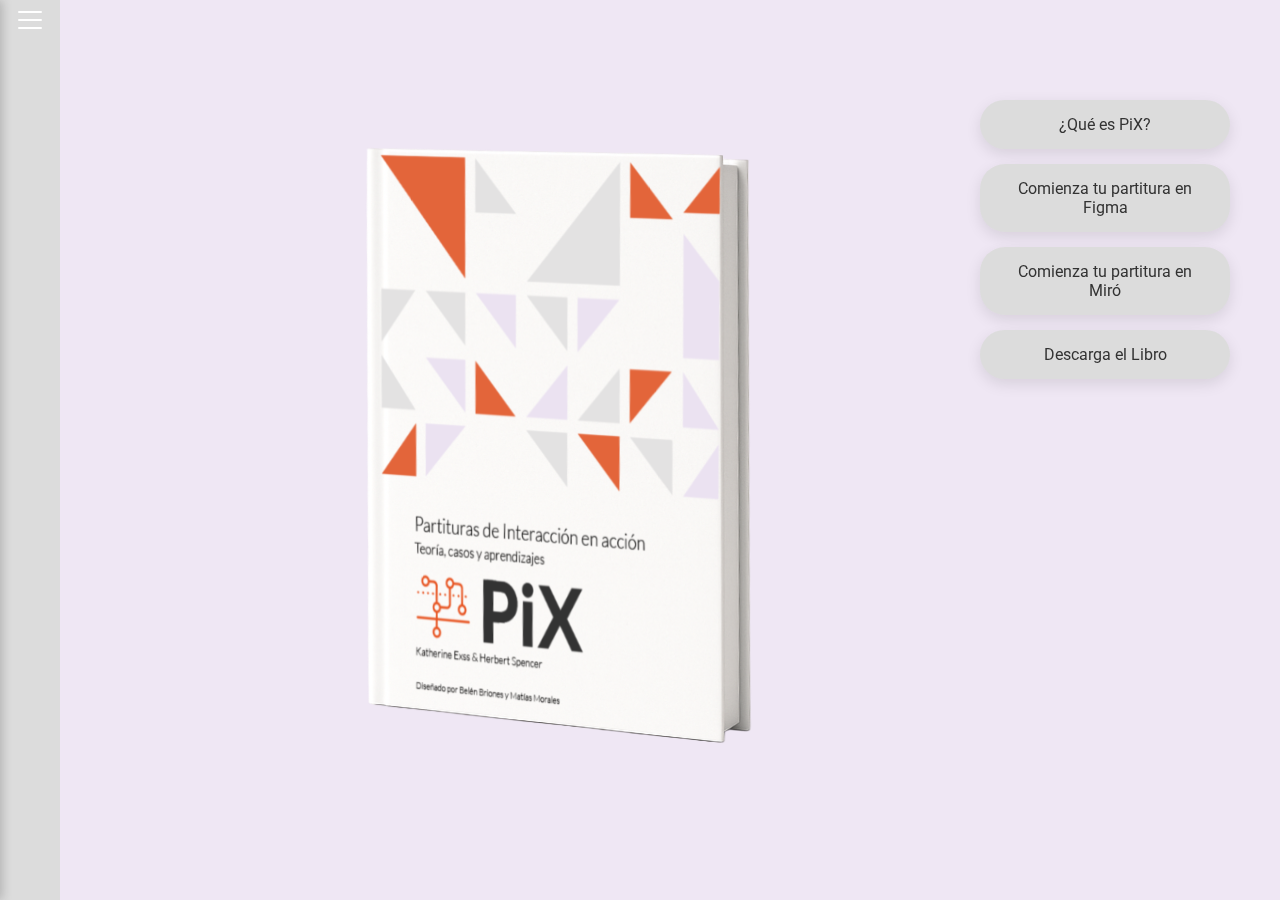
<file: index.html>
<!DOCTYPE html>
<html lang="es">
<head>
    <meta charset="UTF-8">
    <meta name="viewport" content="width=device-width, initial-scale=1.0">
    <title>Partituras de Interacción PiX</title>
    
    <link rel="stylesheet" href="style.css">
    <link href="https://fonts.googleapis.com/css2?family=Roboto:wght@400;700&display=swap" rel="stylesheet">
    <link href="https://fonts.googleapis.com/css2?family=Crimson+Pro:ital,wght@0,400;0,600;1,400&display=swap" rel="stylesheet">
</head>
<body>
    <div class="screen-content"> 
        
        <header class="main-header">
            <div class="menu-icon" id="menuIcon">
                <span></span>
                <span></span>
                <span></span>
            </div>
            <div class="header-logo"></div>
        </header>

        <nav class="sidebar-nav" id="sidebarNav">
            <div class="sidebar-logo">
                <a href="index.html">
                <img src="logopix.png" alt="PiX Logo" class="pix-logo-sidebar">
                </a>
            </div>
            <ul>
                <li><a href="prologo.html">Prólogo</a></li>
                <li><a href="intro.html">Introducción</a></li>
                <li><a href="teoria.html">Teoría</a></li>
                <li><a href="acerca.html">Acerca del Libro</a></li>
                
                <li class="has-submenu">
    
    <a href="casos.html" class="nav-link-pure">
        Casos de uso
    </a>
    
    <span class="submenu-toggle-arrow" id="casosToggleIcon" data-target="casos-submenu">
        <svg viewBox="0 0 24 24" fill="none" stroke="currentColor" stroke-width="2.5" stroke-linecap="round" stroke-linejoin="round" style="width: 12px; height: 12px; display: block;">
            <polyline points="6 9 12 15 18 9"></polyline>
        </svg>
    </span>
    
    <ul class="submenu" id="casos-submenu">
        <li><a href="casos_cuadernos.html">Codiseño de experiencias formativas en escuelas públicas</a></li>
        <li><a href="casos_uxdi.html">Visualización colaborativa de interacciones en un marketplace solidario</a></li>
        <li><a href="casos_cepal.html">Diseño de flujos digitales accesibles para una política de cuidado</a></li>
        <li><a href="casos_saldo.html">Representación integrada de flujos de servicio en procesos públicos complejos</a></li>
        <li><a href="casos_memento.html">Interacciones con realidad aumentada para la estimulación cognitiva</a></li>
        <li><a href="casos_mvp.html">Planificación y alineación técnica para el diseño de un MVP en fintech</a></li>
        <li><a href="casos_delivery.html">Análisis sistémico de plataformas de delivery y su impacto urbano</a></li>
    </ul>
</li>
                <li><a href="bibliografia.html">Bibliografía</a></li>
            </ul>
        </nav>

       <main class="main-content">
    <div class="book-container">
        <img src="libro_PiX.png" alt="Imagen Central PiX" class="imagen-central">
    </div>

    <aside class="sidebar-buttons">
        <a href="https://alikathe.com/2024/09/17/partituras-de-interaccion-pix-definiciones-publicaciones-y-otros-recursos/" target="_blank" class="action-button">
            ¿Qué es PiX?
        </a>

        <a href="https://www.figma.com/board/OTdOzuX7quqntmkANBimYr/PiX-%7C-Partituras-de-Interacci%C3%B3n--Community-?node-id=0-1&p=f&t=VEAYRvGAyFR34Q7U-0" target="_blank" class="action-button">
            Comienza tu partitura en Figma
        </a>

        <a href="https://miro.com/templates/pix-collab/" target="_blank" class="action-button">
            Comienza tu partitura en Miró
        </a>

        <a href="" target="_blank" class="action-button">
            Descarga el Libro
        </a>
    </aside>
</main>
    </div>
    
    <script src="script.js"></script>
</body>
</html>
</file>
<file: style.css>
/* =========================================
   VARIABLES
   ========================================= */
:root {
    --laptop-frame-color: #333;
    
    /* DEFINICIÓN DE COLORES BASE */
    --gray-bg-color: #dcdcdc; /* Gris para barra y botones */
    --lila-bg-color: #efe7f4; /* Lila muy sutil para el fondo de página */
    --content-col-bg:#f8f8f8; /* Gris claro para el fondo del texto */
    --visual-col-bg: #ffffff; /* Blanco para el fondo de la imagen */
    
    --sidebar-width: 250px;
    --book-shadow-color: rgba(0, 0, 0, 0.2);
    
    --header-height: 40px; 
    --header-bg-color: #E3653B; 
    --header-text-color: #fff;
    --page-text-color: #333;
    
    /* ASIGNACIONES FINALES */
    --sidebar-bg-color: var(--gray-bg-color); 
    --button-bg-color: var(--gray-bg-color); 
    --page-bg-color: var(--lila-bg-color); 
}

/* Importar fuentes */
@import url('https://fonts.googleapis.com/css2?family=Crimson+Pro:ital,wght@0,400;0,600;1,400&family=Roboto:wght@400;700&display=swap');


/* =========================================
   BASE & FULL SCREEN SETUP
   ========================================= */
body {
    margin: 0;
    font-family: 'Roboto', sans-serif;
    min-height: 100vh;
    width: 100vw;
    background-color: var(--page-bg-color); 
    
    overflow-y: auto;
    overflow-x: hidden; 
}

.laptop-frame {
    width: 100vw;
    height: 100vh;
    padding: 0;
    margin: 0;
    box-shadow: none;
    background-color: transparent;
    display: block; 
}

.screen-content {
    background-color: var(--page-bg-color); 
    width: 100vw; 
    height: 100vh; 
    border-radius: 0; 
    position: relative;
    overflow-x: hidden;
    overflow-y: hidden !important; 
}

/* BARRA GRIS LATERAL IZQUIERDA (index.html) */
.screen-content::before {
    content: '';
    position: absolute;
    top: 0;
    left: 0;
    height: 100%;
    width: 60px; 
    background-color: var(--gray-bg-color); 
    z-index: 10; 
}


/* =========================================
   HEADER
   ========================================= */
.main-header {
    width: 100%;
    height: var(--header-height);
    padding: 0 20px; 
    box-sizing: border-box;
    display: flex;
    justify-content: space-between;
    align-items: center;
    position: absolute;
    top: 0;
    left: 0;
    z-index: 100; 
    background-color: transparent; 
    color: #333; 
    transition: background-color 0.3s ease, color 0.3s ease;
}

/* ========================================= */
/* ESTILO DEFINITIVO DEL ÍCONO DE HAMBURGUESA */
/* ========================================= */

/* ========================================= */
/* ESTILO DEFINITIVO DEL ÍCONO DE HAMBURGUESA */
/* ========================================= */

.menu-icon {
    width: 24px;
    height: 18px; /* Mantendremos esta altura */
    cursor: pointer;
    
    position: absolute; 
    left: 18px; /* Mantendremos tu valor de left */
    z-index: 130;
    
    display: block; 
    padding: 0;
    margin: 0;
    
    /* 💥 SOLUCIÓN DE ACELERACIÓN: Fuerza el correcto renderizado de píxeles */
    transform: translateZ(0); 
}

/* 2. BARRAS DEL ÍCONO */
.menu-icon span {
    display: block;
    width: 100%;
    height: 2px;
    background-color: var(--header-text-color); 
    border-radius: 1px;
    
    /* Posicionamiento absoluto y transiciones */
    position: absolute; 
    left: 0;
    transition: all 0.3s ease-in-out;
}

/* 3. POSICIONAMIENTO CON PRECISIÓN DE PÍXELES ENTEROS */

/* Barra Superior (1/3): Empieza en 0 */
/* Barra Superior (1/3) */
.menu-icon span:nth-child(1) {
    top: 0; 
}

/* 💥 Barra Central (2/3): Posición exacta a 8px del tope */
.menu-icon span:nth-child(2) {
    /* (18px de altura - 6px de líneas) / 2 = 6px de espacio. 
       Línea superior (2px) + Espacio superior (6px) = 8px. */
    top: 8px; 
    transform: none;
}

/* Barra Inferior (3/3) */
.menu-icon span:nth-child(3) {
    /* 18px (altura total) - 2px (grosor de línea) = 16px. */
    top: 16px; 
    transform: none;
}

/* === Estilo específico para header naranja (Asegura el color blanco) === */
.interior-page-content .main-header .menu-icon span {
    background-color: var(--header-text-color); 
}

.header-logo {
    font-size: 1.1em;
    font-weight: 700;
}

.header-logo .header-link {
    font-family: 'Crimson Pro', serif;
    font-weight: 400;
    font-size: 1.25rem;
    color: var(--header-text-color);
    text-decoration: none;
}

/* === HEADER ESPECÍFICO PARA PÁGINAS INTERIORES === */

.interior-page-content .main-header {
    background-color: var(--header-bg-color); 
    color: var(--header-text-color); 
    justify-content: flex-start; 
}

.interior-page-content .main-header .menu-icon {
    position: absolute; 
    left: 20px;
    margin-left: 0;
}

.interior-page-content .main-header .menu-icon span {
    background-color: var(--header-text-color) !important; 
}

.interior-page-content .main-header .header-logo {
    margin-left: auto; 
    margin-right: 20px;
}


/* =========================================
   SIDEBAR (Menú Desplegable) - SCROLL SUTIL
   ========================================= */
.sidebar-nav {
    position: absolute;
    top: 0;
    left: 0;
    width: var(--sidebar-width);
    height: 100vh;
    background-color: var(--sidebar-bg-color); 
    box-shadow: 2px 0 10px rgba(0, 0, 0, 0.2);
    z-index: 110; 
    padding-top: var(--header-height); 
    box-sizing: border-box;
    
    overflow-y: auto; 
    overflow-x: hidden;
    scrollbar-width: none; 
    -ms-overflow-style: none;  
    
    transform: translateX(calc(-1 * var(--sidebar-width)));
    transition: transform 0.3s ease-out;
}

/* Webkit (Chrome, Safari) */
.sidebar-nav::-webkit-scrollbar {
    width: 0;
    height: 0;
}

.sidebar-nav.active {
    transform: translateX(0);
}

.sidebar-logo {
    text-align: center;
    margin-top: 20px;
    margin-bottom: 30px;
}

.pix-logo-sidebar {
    height: 50px;
    width: auto;
}

.sidebar-nav ul {
    list-style: none;
    padding: 0;
    margin: 0;
}


/* === ESTILO DE ENLACES PRINCIPALES DEL MENÚ === */
.sidebar-nav ul li a {
    font-family: 'Crimson Pro', serif;
    font-weight: 400; 
    font-size: 1.25rem; 
    color: #333; 
    
    display: block;
    padding: 35px 55px; 
    text-decoration: none;
    transition: background-color 0.2s ease, color 0.2s ease;
}

.sidebar-nav ul li a:hover {
   
    color: #555; 
}

/* =========================================
   ESTILOS SUBMENÚ (CASOS DE USO)
   ========================================= */

.submenu {
    list-style: none;
    padding: 0;
    margin: 0;
    
    max-height: 0; 
    overflow: hidden;
    transition: max-height 0.3s ease-out;
}

.submenu.active {
    max-height: 800px; 
}

.submenu li {
    /* 💥 ELIMINAMOS LA VIÑETA NATIVA */
    list-style: none; 
    
    /* Restauramos una posición de lista básica para el contenido */
    margin-left: 20px; /* Base de alineación */
    padding-left: 0;
    
    /* Mantienes los ajustes de compactación vertical */
    margin-top: -38px; 
    margin-bottom: -38px; 
    line-height: 1.0;
}

/* CREACIÓN DE LA VIÑETA (Punto Negro) */
.submenu li::before {
    content: '•'; /* El carácter de viñeta */
    color: #333; /* Color negro del texto */
    
    /* 💥 POSICIONAMIENTO ABSOLUTO PARA MOVERLA */
    position: absolute; 
    
    /* Mueve la viñeta hacia la derecha (hacia el texto) */
    left: 40px; /* AJUSTA ESTE VALOR (10px). Cuanto MAYOR, más a la derecha. */
    
    /* Alineación vertical con el texto */
    top: 50%;
    transform: translateY(-50%);
    
    /* Aseguramos que el contenedor sea el punto de referencia */
    /* Nota: Esto requiere que .submenu li tenga position: relative; */
}

/* 3. Asegurar la Posición de Referencia y el Texto */
.submenu li {
    /* DEBE TENER ESTO PARA QUE ::before funcione */
    position: relative; 
    margin-left: 1px; /* Reducimos este valor para acercar el inicio del listado */
    padding-left: 0;
    
}

.submenu a {
    font-family: 'Crimson Pro', serif;
    font-weight: 400;
    font-style: italic;
    
    font-size: 0.875rem !important; 
    
    color: #333 !important; 
    
    padding: 0 30px 0 30px; 
    line-height: 1.1; 
    /* Para que el texto se mantenga alineado verticalmente */
    text-align: left;
    display: block;
    
}

.submenu a:hover {
  
    color: #555 !important; 
}


/* =========================================
   CONTENIDO PORTADA (index.html)
   ========================================= */
.main-content {
    flex-grow: 1;
    display: flex;
    justify-content: center;
    align-items: center;
    padding: 20px; 
    position: relative;
    height: 100%;
}

/* Botones laterales */
.sidebar-buttons {
    position: absolute;
    right: 50px; 
    top: 100px;
    display: flex;
    flex-direction: column;
    gap: 20px;
    z-index: 2; 
}

.action-button {
    background-color: var(--button-bg-color);
    color: #333;
    border: none;
    border-radius: 25px;
    padding: 15px 25px;
    font-size: 1em;
    cursor: pointer;
    box-shadow: 0 5px 15px rgba(0, 0, 0, 0.1);
    transition: all 0.3s ease;
    width: 200px; 
    text-align: center;
    text-decoration: none; 
}

.action-button:hover {
    transform: translateY(-3px);
    box-shadow: 0 8px 20px rgba(0, 0, 0, 0.15);
}

/* Libro 3D */
.book-container {
    position: absolute;
    left: 50%;
    top: 50%;
    background-color: transparent;
    transform: translate(-50%, -50%) rotateY(20deg) rotateX(5deg);
    perspective: 1000px;
    transition: all 0.3s ease; 
}

.book-cover {
    width: 250px;
    height: auto;
    box-shadow: 10px 10px 30px var(--book-shadow-color);
    display: block;
}

/* =========================================
   ESTILOS ESPECÍFICOS PARA PÁGINAS INTERIORES
   ========================================= */

/* SOLUCIÓN: OCULTAR BARRA GRIS EN PÁGINAS INTERIORES */
.interior-page-content::before {
    content: '';
    width: 0 !important; 
}

.main-content.page-layout .sidebar-buttons,
.main-content.page-layout .book-container {
    display: none !important; 
}

.main-content.page-layout {
    display: flex;
    justify-content: space-between;
    align-items: stretch;
    padding: 0; 
    background-color: var(--visual-col-bg); 
    margin-top: var(--header-height);
    height: calc(100vh - var(--header-height)); 
    width: 100%; 
    margin-left: 0; 
    flex-direction: row-reverse;
}

.scrollable-content {
    width: 50%;
    height: 100%; 
    
    /* MARGEN PARA TEXTO: 90px superior, 40px inferior, 20px derecho, 50px izquierdo */
    padding: 90px 20px 350px 50px; /* Reducimos el padding-bottom para que el h2 sea visible */
    padding-bottom: 80px;
    background-color: var(--content-col-bg); 
    position: relative;
    overflow-y: scroll; 
    overflow-x: hidden;
    color: var(--page-text-color);
    text-align: left;
    scrollbar-width: none; 
    -ms-overflow-style: none;
}

.scrollable-content::-webkit-scrollbar {
    width: 0;
    height: 0;
}

.fixed-visual {
    width: 50%;
    height: 100%; 
    background-image: url('pattern-background.png');
    background-color: var(--visual-col-bg); 
    background-size: cover;
    background-position: center center;
    position: relative;
}

/* Sangría del primer párrafo */
.page-text-wrapper {
    text-indent: 2em; 
}

/* Margen derecho del texto y espaciado de título */
.page-text-wrapper {
    max-width: 100%; 
    margin: 0; 
}

/* TÍTULO H1: CORREGIDO EL MARGEN LATERAL */
.page-text-wrapper h1 {
    font-family: 'Crimson Pro', serif;
    font-weight: 600;
    font-size: 2.25rem; 
    color: var(--header-bg-color); 
    margin-top: 0;
    margin-bottom: 70px; 
    text-align: left;
    margin-left: 50px; /*corrección CLAVE: Elimina el margin-left de 50px */
    text-indent: 0 !important;
}

/* ESTILO DEL SUBTÍTULO (h2): CORREGIDO EL MARGEN LATERAL Y VISIBILIDAD */
.page-text-wrapper h2.subtitle {
    font-family: 'Crimson Pro', serif;
    font-weight: 600; 
    font-size: 1.5rem; /* 24px */
    color: var(--page-text-color, #333); 
    text-indent: 0 !important;
    /* SOLUCIÓN VISIBILIDAD: Reducimos el margin-top para que aparezca inmediatamente */
    margin-top: 40px; 
    margin-bottom: 40px; 
    margin-right: 70px;
    text-align: left;
    margin-left: 50px; /* CORRECCIÓN CLAVE: Elimina el margin-left de 50px */
}

.page-text-wrapper p {
    font-family: 'Crimson Pro', serif;
    font-weight: 400;
    font-size: 1.1rem;
    color: var(--page-text-color, #333); 
    line-height: 1.6;
    margin-bottom: 35px;
    
    /* 🔥 LÍNEA CLAVE A AGREGAR para aplicar la sangría a TODOS los párrafos */
    text-indent: 2em; 
    
    margin-right: 70px; 
    margin-left: 50px;
}


/* FORZAR MARGEN INFERIOR GRANDE AL ÚLTIMO PÁRRAFO VISIBLE */
.page-text-wrapper p:last-child {
    /* Mantenemos esta regla para el margen entre el penúltimo y el último párrafo */
    margin-bottom: 35px;
}

/* NUEVA REGLA: Forzar un espacio en blanco grande después del último contenido */
.page-text-wrapper .final-spacer {
    height: 100px; /* Altura de margen */
    margin-top: 50px; /* Espacio extra sobre el margen */
    padding-bottom: 50px; /* Espacio adicional, si es necesario */
    clear: both;
}

/* NUEVA REGLA: Forzar el margen final en el último elemento (el H2) */
.page-text-wrapper h2.subtitle:last-child {
    margin-bottom: 200px !important; 
}


.next-page-indicator {
    padding-top: 50px;
    padding-bottom: 50px;
    padding-right: 20px; 
    text-align: right;
}

.next-page-indicator a {
    font-size: 2em;
    text-decoration: none;
    color: var(--header-bg-color);
}

/* =========================================
   ESTILO PEQUEÑO E ITÁLICO PARA PÁRRAFOS
   ========================================= */
.small-italic-text {
    /* Tipografía */
    font-family: 'Crimson Pro', serif;
    font-weight: 400; /* Regular */
    font-style: italic; /* <--- Estilo Itálico */
    
    /* Tamaño: Un poco más pequeño que el texto de cuerpo (ej. 16px) */
    font-size: 1rem; /* 16px */
    
    /* Mantenemos el color de texto normal */
    color: var(--page-text-color, #333); 
    
    line-height: 1.5;
    margin-bottom: 15px; /* Espaciado ajustado */
}

/* ======================================= */
/* ESTILOS DE LA FICHA TÉCNICA (PiX Ficha) */
/* ======================================= */

/* ======================================= */
/* ESTILOS DE LA FICHA TÉCNICA (PiX Ficha) */
/* **SOLUCIÓN FINAL SIMPLE Y SIMÉTRICA** */
/* ======================================= */

.ficha-proyecto {
    /* **1. LIMPIEZA TOTAL DE BORDES CONFLICTIVOS** */
    border: none; /* Aseguramos que no haya bordes de caja */
    box-shadow: none;
    -webkit-mask: none;
    mask: none;
    
    /* 2. CONTROL DE ALINEACIÓN Y LONGITUD (CORTE SIMÉTRICO) */
    /* El margen izquierdo de 50px alinea el borde con el padding-left del texto */
    margin-left: 50px;
    /* El margen derecho de 120px crea el espacio de corte simétrico a la derecha */
    margin-right: 120px;
    
    /* 3. DIBUJO DE LAS BARRAS NARANJAS (¡ESTO LAS VUELVE A CREAR!) */
    border-top: 1px solid #f26649; 
    border-bottom: 1px solid #f26649;
    
    /* 4. ESPACIADO VERTICAL Y LIMPIEZA */
    margin-top: 40px;
    margin-bottom: 80px;
    padding-top: 50px;    /* Relleno interno para separar el texto de las barras */
    padding-bottom: 50px; /* Relleno interno para separar el texto de las barras */
    padding-left: 0; 
    padding-right: 0;
}

.ficha-item {
    /* ELIMINACIÓN DE SANGRÍA y ESPACIADO REDUCIDO */
    
    /* Elimina cualquier sangría o margen inicial no deseado */
    margin-left: 0;
    padding-left: 0;
    font-family: 'Crimson Pro', serif; /* Aplicamos la tipografía deseada */
    /* Menos distancia vertical entre cada ítem (haciéndola más compacta) */
    margin-top: 9px; 
    margin-bottom: 9px;
    
    line-height: 1.3; 
    
    /* TIPOGRAFÍA DISTINTA Y MÁS PEQUEÑA */
    font-size: 0.85em; /* Tamaño reducido, ideal para una ficha informativa */
    color: #333; /* Color de texto suave para el cuerpo */
    
    /* Aseguramos que la lista se alinee completamente a la izquierda */
    text-align: left;
}

.ficha-item strong {
    font-weight: 600; /* Negrita semi-bold para el título de la clave (Año, Equipo, etc.) */
    color: #000; /* Color negro más sólido para enfatizar la clave */
}

/* ========================================= */
/* CLASE DE TÍTULO ESPECÍFICA PARA CASOS DE USO */
/* ========================================= */

.case-title {
    /* HEREDA EL ESTILO VISUAL DEL H1 GLOBAL */
    font-family: 'Crimson Pro', serif;
    font-weight: 600;
    font-size: 2.25rem; 
    color: var(--header-bg-color); /* Color Naranja */
    text-indent: 0 !important;
    /* CONTROL DE ALINEACIÓN Y ESPACIADO ESPECÍFICO */
    
    /* Alineación izquierda: El 50px viene del padding-left de .scrollable-content */
    margin-left: 0; 
    
    /* Margen derecho: Esto acorta el título para evitar que se pegue al borde */
    padding-right: 120px; /* Ajusta este valor (ej. 140px) para más espacio */
    
    /* Espaciado vertical */
    margin-top: 0;
    margin-bottom: 70px; /* Separa el título de la ficha */
    text-align: left;
}

/* ========================================= */
/* ESTILO PARA CITAS (Ej. Blockquotes o Textos Secundarios) */
/* ========================================= */

.page-text-wrapper .citation-text {
    /* HERENCIA BÁSICA DE TU PÁRRAFO (.page-text-wrapper p) */
    font-family: 'Crimson Pro', serif;
    font-weight: 400; /* Mantenemos el peso regular para legibilidad */
    font-size: 1.1rem; /* Mismo tamaño que el párrafo principal */
    color: var(--page-text-color, #333); 
    line-height: 1.6;
    text-indent: 0;
    /* MODIFICACIÓN CLAVE: Estilo Itálico */
    font-style: italic; 
    
    /* Espaciado ajustado para distinguirlo */
    margin-bottom: 25px; 
    margin-top: 25px; 
    
    /* Puedes añadir un color de fondo sutil si quieres más distinción, por ejemplo: */
    /* background-color: rgba(227, 101, 59, 0.05); */
    /* padding: 10px; */
}

/* ========================================= */
/* ESTILO DE LA NAVEGACIÓN DE PÁGINA */
/* ========================================= */

.page-navigation {
    
    /* 💥 Alineamos el contenido a la derecha y le damos los mismos márgenes del texto */
    text-align: right; 
    padding-right: 120px; /* Margen derecho del texto */
    padding-left: 50px;  /* Margen izquierdo del texto */
    
    padding-top: 50px; /* Espacio para separarlo del último párrafo */
    padding-bottom: 50px; /* Espacio debajo del botón */
}

.page-navigation .nav-link {
    font-family: 'Crimson Pro', serif;
    font-size: 1.1rem;
    font-weight: 600;
    color: var(--header-bg-color); /* Color naranja */
    text-decoration: none;
    margin-left: 20px; /* Espacio entre los botones Anterior y Siguiente */
    transition: opacity 0.2s ease;
}

.page-navigation .nav-link:hover {
    opacity: 0.8;
}

/* Estilo para las flechas (< y >) */
.page-navigation .arrow-left,
.page-navigation .arrow-right {
    font-size: 1.2em;
    font-weight: bold;
    display: inline-block;
    margin: 0 5px; /* Espacio entre la palabra y la flecha */
}

/* Alineación de botones Anterior y Siguiente si están ambos */
.page-navigation .prev {
    float: left; /* Si hay un botón anterior, alinéalo a la izquierda */
}


.scroll-spacer {
    height: 100px; /* Altura extra para "empujar" el contenido hacia abajo */
}

/* ========================================= */
/* ESTILO DE LA NAVEGACIÓN DE PÁGINA */
/* ========================================= */

/* ... (mantén el resto de tu CSS para .page-navigation y .nav-link) ... */

/* Estilo para el contenedor de las flechas (span) */
.page-navigation .arrow-left,
.page-navigation .arrow-right {
    display: inline-flex; /* Usamos flex para centrar el SVG verticalmente */
    align-items: center;
    justify-content: center;
    width: 1em; /* Ancho basado en el tamaño de la fuente del texto */
    height: 1em; /* Altura basada en el tamaño de la fuente del texto */
    margin: 0 5px; /* Espacio entre el texto y la flecha */
    vertical-align: middle; /* Alineación vertical con el texto */
}

/* Estilo para los SVG dentro de los contenedores de flecha */
.page-navigation .arrow-left svg,
.page-navigation .arrow-right svg {
    width: 100%; /* El SVG ocupa el 100% del ancho del span */
    height: 100%; /* El SVG ocupa el 100% de la altura del span */
    stroke: currentColor; /* Hereda el color del texto del enlace */
    stroke-width: 2.5; /* Grosor de la línea de la flecha */
    fill: none; /* Asegura que la flecha no tenga relleno */
}

/* ========================================= */
/* CONTROL DE DESPLIEGUE SEPARADO POR FLECHA */
/* ========================================= */

/* El LI padre debe usar flex para alinear el enlace y la flecha */
.sidebar-nav ul li.has-submenu {
    /* 💥 CORRECCIÓN: Quitamos display: flex para que el texto y la flecha no floten */
    /* display: flex; <--- ELIMINAR O COMENTAR ESTA LÍNEA */
    
    /* Restauramos la apariencia de lista completa */
    display: block; 
    position: relative; 
    
    /* Mantenemos el padding vertical que tenías en los enlaces normales */
    padding: 0px;
    margin: 0;
    /* Quitamos el padding-right del LI si lo tenías */
    /* padding-right: 20px; */ 
    
    list-style: none; /* Asegura que no tenga viñeta principal */
}

/* El enlace A puro (Casos de uso) */
.sidebar-nav ul li a.nav-link-pure {
    /* Quitamos flex-grow si lo tenías */
    /* flex-grow: 1; */ 
    
    /* Aseguramos que el enlace se vea correctamente */
    display: block;
    font-family: 'Crimson Pro', serif;
    font-weight: 400;
    font-size: 1.25rem;
    color: #333; 
    text-decoration: none;
    position: relative;
    /* Eliminamos el padding redundante ya que el LI lo tiene ahora */
    padding: 35px 55px; 
}

/* 💥 FLECHA DE DESPLIEGUE - Posicionamiento Absoluto FINAL */
.submenu-toggle-arrow {
    cursor: pointer;
    transition: transform 0.3s ease;
    
    position: absolute; 
    right: 45px; 
    top: 28px; 
    
    /* 💥 CRÍTICO: Definimos la traslación vertical en el estado base */
    transform: none;
    
    padding: 15px 5px; 
    line-height: 0; 
    color: #333; 
    z-index: 150;
}

.submenu-toggle-arrow.active {
    /* 💥 Mantenemos la traslación vertical y añadimos la rotación */
    transform: rotate(180deg);
}

/* Aplica el puntero al contenedor de la ilustración (mitad izquierda) */
#p5-container {
    /* Esto hace que el cursor cambie al puntero para indicar interactividad */
    cursor: pointer;
}
/* =========================================
   ESTILOS PARA IMÁGENES DENTRO DEL CONTENIDO
   ========================================= */

/* 1. Contenedor de la Imagen (Image Wrapper) */
.image-wrapper {
    /* HEREDA EL MARGEN DEL PÁRRAFO para alinearse perfectamente */
    margin-left: 50px;
    margin-right: 70px;
    
    /* MARGEN SUPERIOR e INFERIOR para separarse del texto */
    margin-top: 50px; 
    margin-bottom: 50px; 
    
    /* Asegura que no haya sangría en este contenedor */
    text-indent: 0 !important;
}

/* 2. La Imagen en sí */
.content-image {
    /* CRÍTICO: Asegura que la imagen ocupe el 100% del ancho del contenedor */
    width: 100%; 
    
    /* CRÍTICO: Mantiene la proporción original (no se deforma) */
    height: auto; 
    
    /* Muestra la imagen como un bloque para eliminar cualquier espacio inferior no deseado */
    display: block; 
    
    /* Opcional: Borde suave para el elemento visual */
    border: 1px solid #ccc;
    box-shadow: 0 4px 12px rgba(0, 0, 0, 0.08); 
}

/* 3. Leyenda (opcional) */
.image-caption {
    /* Estilo para que la leyenda se vea diferente a un párrafo normal */
    font-family: 'Roboto', sans-serif;
    font-style: italic;
    font-size: 0.9em;
    color: #666;
    text-align: right;
    /* Elimina la sangría en la leyenda */
    text-indent: 0 !important; 
    
    /* Ajusta el margen para que esté cerca de la imagen y separado del contenido siguiente */
    margin-top: 10px; 
    margin-bottom: 0;
    margin-left: 0 !important;/* Aseguramos que la leyenda se alinee dentro del wrapper */
  margin-right: 0 !important;
    padding-left: 0;
    padding-right: 0;
}
/* =========================================
   ESTILOS PARA EL MODAL DE IMAGEN (LIGHTBOX)
   ========================================= */

/* Estilo del overlay (fondo translúcido) */
.image-modal {
    display: none; /* Oculto por defecto */
    position: fixed; /* Fijo en toda la ventana */
    z-index: 1000; /* Asegura que esté por encima de todo */
    left: 0;
    top: 0;
    width: 100%;
    height: 100%;
    overflow: auto; /* Para scroll si la imagen es muy grande */
    background-color: rgba(0, 0, 0, 0.8); /* Fondo negro con 80% de opacidad */
    backdrop-filter: blur(5px); /* Efecto de desenfoque en el fondo, si es soportado */
    -webkit-backdrop-filter: blur(5px);
    transition: opacity 0.3s ease-in-out; /* Transición para una aparición suave */
    opacity: 0; /* Empieza transparente */
    justify-content: center; /* Centrar contenido con flex */
    align-items: center; /* Centrar contenido con flex */
    cursor: pointer; /* Indica que se puede hacer clic para cerrar */
}

/* Cuando el modal está activo */
.image-modal.active {
    display: flex; /* Muestra el modal */
    opacity: 1; /* Lo hace visible */
}

/* Contenedor del contenido del modal (para la imagen y botón de cierre) */
.modal-content-wrapper {
    position: relative;
    max-width: 70%; /* Limita el ancho máximo para la imagen */
    max-height: 70%; /* Limita la altura máxima para la imagen */
    display: flex;
    justify-content: center;
    align-items: center;
    pointer-events: none; /* Permite que el clic en el overlay cierre el modal */
    
}

/* La imagen dentro del modal */
#modalImage {
    max-width: 100%; /* La imagen no excede el ancho del contenedor */
    max-height: 100%; /* La imagen no excede la altura del contenedor */
    display: block;
    object-fit: contain; /* Asegura que la imagen completa sea visible sin cortar */
    transition: transform 0.3s ease-in-out; /* Transición para el escalado */
    pointer-events: auto; /* La imagen en sí es clickeable/interactiva */
}

/* Botón de cierre (la 'x') */
.close-button {
    position: absolute;
    top: 15px;
    right: 35px;
    color: #f1f1f1;
    font-size: 40px;
    font-weight: bold;
    transition: 0.3s;
    cursor: pointer;
    z-index: 1001; /* Asegura que el botón esté sobre la imagen */
    pointer-events: auto; /* Hace que el botón sea clickeable */
}

.close-button:hover,
.close-button:focus {
    color: #bbb;
    text-decoration: none;
    cursor: pointer;
}

/* =========================================
   ESTILO DE CURSOR PARA IMÁGENES CLICKABLES
   ========================================= */

.clickable-image-container {
    /* ... otros estilos, si los hay ... */
    
    /* 🔥 PROPIEDAD CLAVE: Cambia el cursor a un puntero */
    cursor: pointer; 
}

/* Bloqueo de Clics cuando el Menú está ACTIVO */
/* Utilizamos una pseudo-clase en el contenedor principal si el menú está activo.
   Asumiendo que el menú lateral está detrás de .screen-content. */

.screen-content.interior-page-content.menu-open .main-content.page-layout::after {
    content: '';
    /* Posicionamiento fijo para cubrir toda la ventana */
    position: fixed;
    top: 0;
    right: 0;
    bottom: 0;
    left: 0;
    /* Transparente, pero activo para clics */
    background: transparent; 
    /* El z-index debe ser más bajo que el menú (z-index: 110) pero más alto que el canvas y el contenido */
    z-index: 105; 
    pointer-events: auto; /* CRÍTICO: Asegura que esta capa intercepte los clics */
}
/* --- 1. Contenedor Principal: Aplica Márgenes y Alineación FLEXBOX --- */
.icon-paragraph-wrapper {
    /* Aquí replicamos los márgenes laterales de los párrafos normales */
    margin-left: 50px; 
    margin-right: 70px;
    
    /* Replicamos el margen vertical inferior del párrafo base */
    margin-bottom: 35px;
    margin-top: 0; /* O ajusta si quieres más espacio arriba */
    
    /* Alineación de Icono y Texto */
    display: flex;
    /* Usamos flex-start para asegurar que todo el contenido empiece arriba */
    align-items: flex-start; 
}

/* --- 2. Contenedor del Icono: Estructura del Círculo --- */
.icon-simple-float {
    flex-shrink: 0;
    width: 50px; 
    height: 50px;
    border-radius: 80%; 
   
    
    /* Centrado del ícono (imagen) */
    display: flex; 
    justify-content: center;
    align-items: center;
    
    /* Espacio entre el círculo y el inicio del texto */
    margin-right: 12px; 
    
    /* Ajuste vertical: baja el icono para que esté más centrado con la primera línea de texto */
    margin-top: 0.5px; 
}

.icon-simple-float .pencil-icon {
    width: 40px;
    height: 40px;
}

/* --- 3. El Párrafo de Texto dentro del Bloque --- */
.icon-paragraph-wrapper p {
    /* HEREDAMOS y/o ANULAMOS el estilo de .page-text-wrapper p */
    flex-grow: 1; /* Ocupa el espacio restante */
    
    /* ANULAMOS los márgenes laterales del estilo base */
    margin: 0; 
    
    /* ANULAMOS la sangría de la primera línea (text-indent) */
    text-indent: 0; 

    /* REPLICAMOS los estilos de fuente, color y altura de línea del estilo base */
    font-family: 'Crimson Pro', serif;
    font-weight: 400;
    font-size: 1.1rem;
    color: var(--page-text-color, #3f3f3f); 
    line-height: 1.6;
}

.subtitle a {
    text-decoration: none; /* Quita el subrayado */
    color: inherit;        /* Hereda el color que ya tenía el h2 */
}

/* Opcional: Para que cambie de color al pasar el mouse */
.subtitle a:hover {
    color: gray; 
}
/* Aseguramos que el main ocupe el espacio y ordene sus hijos */
.main-content {
    display: flex;
    justify-content: space-between; /* Separa la imagen de los botones */
    align-items: center; /* Centrado vertical general */
    width: 100%;
    height: 100vh; /* Altura completa de la pantalla */
    position: relative;
}

/* El contenedor de la imagen toma todo el espacio disponible */
.book-container {
    flex-grow: 1; /* Ocupa todo el espacio sobrante a la izquierda de los botones */
    display: flex;
    justify-content: center; /* Centra la imagen horizontalmente */
    align-items: center; /* Centra la imagen verticalmente */
    height: 100%;
}

/* Estilos para controlar el tamaño de la imagen */
.imagen-central {
    /* Ajustamos los límites para permitir que sea más grande */
    max-width: 110%; 
    max-height: 110vh; 
    transform: translateX(-100px) translateY(-40px) rotate(1.6deg) scale(1.1);
    
    object-fit: contain; 
    display: block;
   } 

/* Ajuste para asegurar que los botones se queden a la derecha */
.sidebar-buttons {
    display: flex;
    flex-direction: column;
    gap: 15px; /* Espacio entre botones */
    padding-right: 40px; /* Margen derecho para que no peguen al borde */
    z-index: 10;
}
/* =========================================
   ESTILOS ESPECÍFICOS PARA BIBLIOGRAFÍA (APA 7)
   ========================================= */

.biblio-item {
    /* Mismos estilos base que tus párrafos */
    font-family: 'Crimson Pro', serif;
    font-weight: 400;
    font-size: 1.1rem;
    color: var(--page-text-color, #333);
    line-height: 1.6;
    
    /* Mantenemos tus márgenes laterales */
    margin-right: 70px;
    margin-left: 50px;
    
    /* Espaciado entre referencias */
    margin-bottom: 25px;
    
    /* 💥 TRUCO PARA SANGRÍA FRANCESA (Hanging Indent) */
    text-indent: -2.5em !important; /* "Tira" la primera línea a la izquierda */
    padding-left: 2.5em; /* Empuja todo el bloque a la derecha */
    
    /* Asegura que los enlaces largos no rompan el diseño */
    word-wrap: break-word;
    overflow-wrap: break-word;
}

.biblio-item a {
    color: inherit;
    text-decoration: none;
}

.biblio-item a:hover {
    text-decoration: underline;
    color: var(--header-bg-color); /* Tu color naranja al pasar el mouse */
}
</file>
